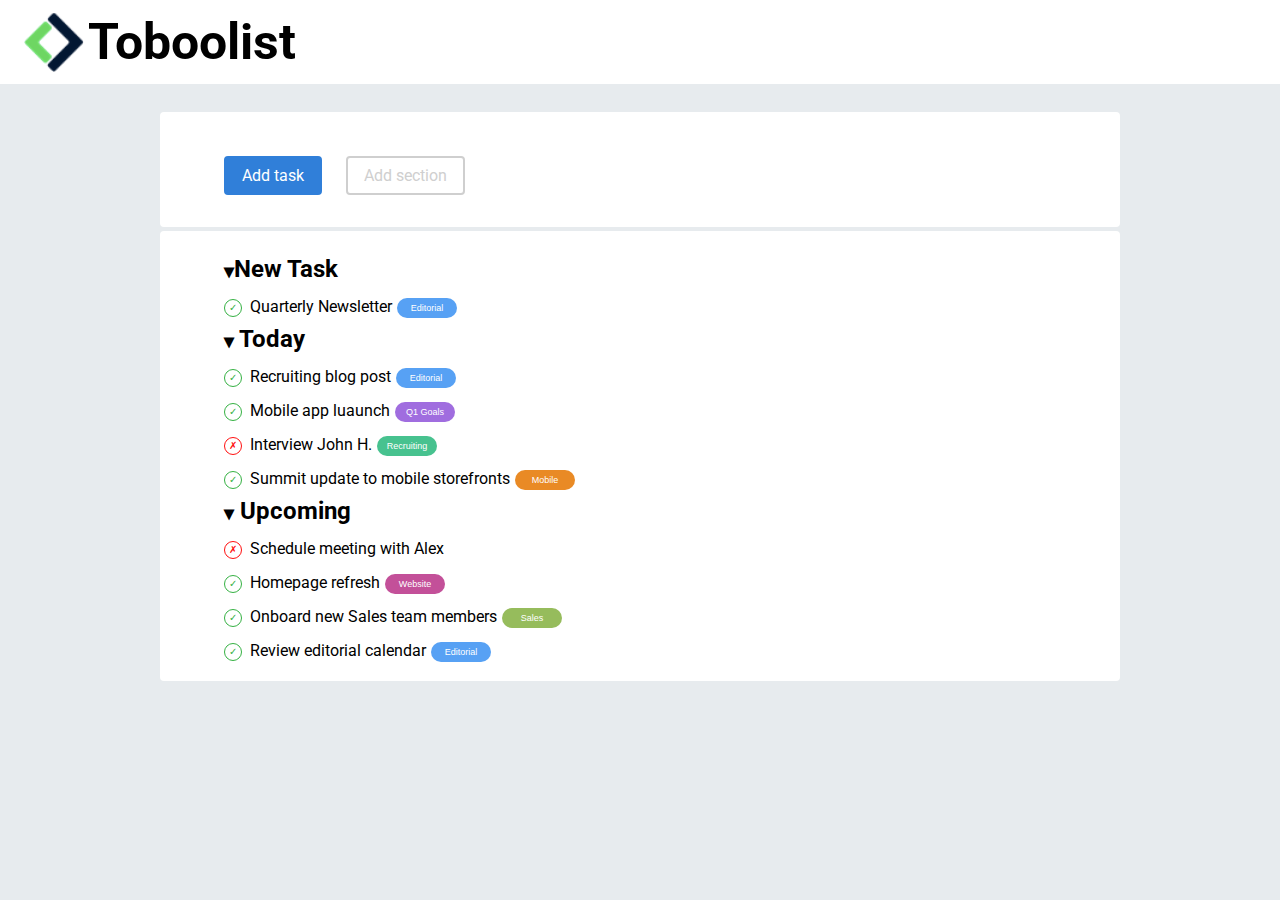
<file: index.html>
<!DOCTYPE html>
<html lang="en">

<head>
    <meta charset="UTF-8">
    <meta http-equiv="X-UA-Compatible" content="IE=edge">
    <meta name="viewport" content="width=device-width, initial-scale=1.0">
    <link rel="preconnect" href="https://fonts.googleapis.com">
    <link rel="preconnect" href="https://fonts.gstatic.com" crossorigin>
    <link href="https://fonts.googleapis.com/css2?family=Roboto:wght@400;700;900&display=swap" rel="stylesheet">
    <link rel="stylesheet" href="./assets/css/style.css">
    <title>Toboolist</title>
</head>

<body>
    <!-- Header -->
    <header>
        <img src="./assets/img/Logo.png" alt="logo" class="logo">
        <h1>Toboolist</h1>
    </header>

    <!-- Main -->
    <main>
        <div id="container">
            <!-- Buttons -->
            <div class="buttons">
                <button class="button task">Add task</button>
                <button class="button section">Add section</button>
            </div>

            <!-- List -->
            <div class="container">
                <section id="task">
                    <h2>New Task</h2>
                    <ul>
                        <li><span class="check"></span>Quarterly Newsletter<button class="label editorial" type="button">Editorial</button></li>
                    </ul>
                </section>
                <section id="today">
                    <h2> Today</h2>
                    <ul>
                        <li><span class="check"></span>Recruiting blog post<button class="label editorial" type="button">Editorial</button></li>
                        <li><span class="check"></span>Mobile app luaunch<button class="label goals" type="button">Q1 Goals</button></li>
                        <li><span class="cross"></span>Interview John H.<button class="label recruiting" type="button">Recruiting</button></li>
                        <li><span class="check"></span>Summit update to mobile storefronts<button class="label mobile" type="button">Mobile</button></li>
                    </ul>
                </section>
                <section id="upcoming">
                    <h2> Upcoming</h2>
                    <ul>
                        <li><span class="cross"></span>Schedule meeting with Alex</li>
                        <li><span class="check"></span>Homepage refresh<button class="label website" type="button">Website</button></li>
                        <li><span class="check"></span>Onboard new Sales team members<button class="label sales" type="button">Sales</button></li>
                        <li><span class="check"></span>Review editorial calendar<button class="label editorial" type="button">Editorial</button></li>
                    </ul>
                </section>
            </div>
        </div>
    </main>
</body>

</html>
</file>
<file: assets/css/style.css>
* {
    margin: 0;
    padding: 0;
    box-sizing: border-box;
}

body {
    font-family: 'Roboto', sans-serif;
    color: #000;
    background-color: hsl(206, 16%, 92%)
}

/* Header */
header {
    padding: 12px 24px;
    background-color: #fff;
}

.logo {
    vertical-align: middle;
    width: 60px;
}

h1 {
    display: inline-block;
    vertical-align: middle;
    font-size: 50px;
}

/* Main - Buttons */
#container {
    padding: 24px;
}

.buttons,
.container {
    max-width: 960px;
    margin: 4px auto;
    background-color: hsl(0, 0%, 100%);
    padding-top: 24px;
    padding-right: 64px;
    padding-bottom: 12px;
    padding-left: 64px;
    border-radius: 4px;
}

.button {
    all: unset;
    text-align: center;
    border-radius: 4px;
    padding: 8px 16px;
    cursor: pointer;
}

.task {
    background-color: hsl(212, 69%, 52%);
    border: 2px solid hsl(212, 69%, 52%);
    color: hsl(0, 0%, 100%);
}

.section {
    background-color: hsl(0, 0%, 100%);
    border: 2px solid hsl(0, 0%, 81%);
    color: hsl(0, 0%, 81%);
    margin: 20px;
}

/* Main - List */
h2::before {
    content: '\25be';
    font-size: 20px;
    vertical-align: middle;   
    display: inline-block;
}

h2 {
    vertical-align: middle;
}

.check::before {
    content: '\2713';
    border: 1.5px solid hsl(127, 54%, 45%);
    color: hsl(127, 54%, 45%);
    display: inline-block;
    width: 16px;
    height: 16px;
    border-radius: 50%;
    text-align: center;
    line-height: 16px;
    font-size: 10px;
    margin: 8px 8px 8px 0;
    vertical-align: middle;
}

.cross::before {
    content: '\2717';
    border: 1.5px solid hsl(0, 100%, 53%);
    color: hsl(0, 100%, 53%);
    display: inline-block;
    width: 16px;
    height: 16px;
    border-radius: 50%;
    text-align: center;
    line-height: 16px;
    font-size: 10px;
    margin: 8px 8px 8px 0;
    vertical-align: middle;
}

ul {
    list-style: none;
    margin-top: 8px;
    vertical-align: middle;
}

.label {
    text-align: center;
    border-radius: 30px;
    width: 60px;
    height: 20px;
    font-size: 9px;
    margin-left: 5px;
    vertical-align: middle;
    color: hsl(0, 0%, 100%);
    border: none;
}

.editorial {
    background-color: hsl(212, 88%, 65%);
}

.goals {
    background-color: hsl(267, 64%, 65%);
}

.recruiting {
    background-color: hsl(155, 50%, 52%);
}

.mobile {
    background-color: hsl(31, 82%, 53%);
}

.website {
    background-color: hsl(322, 49%, 54%);
}

.sales {
    background-color: hsl(84, 42%, 55%);
}
</file>
